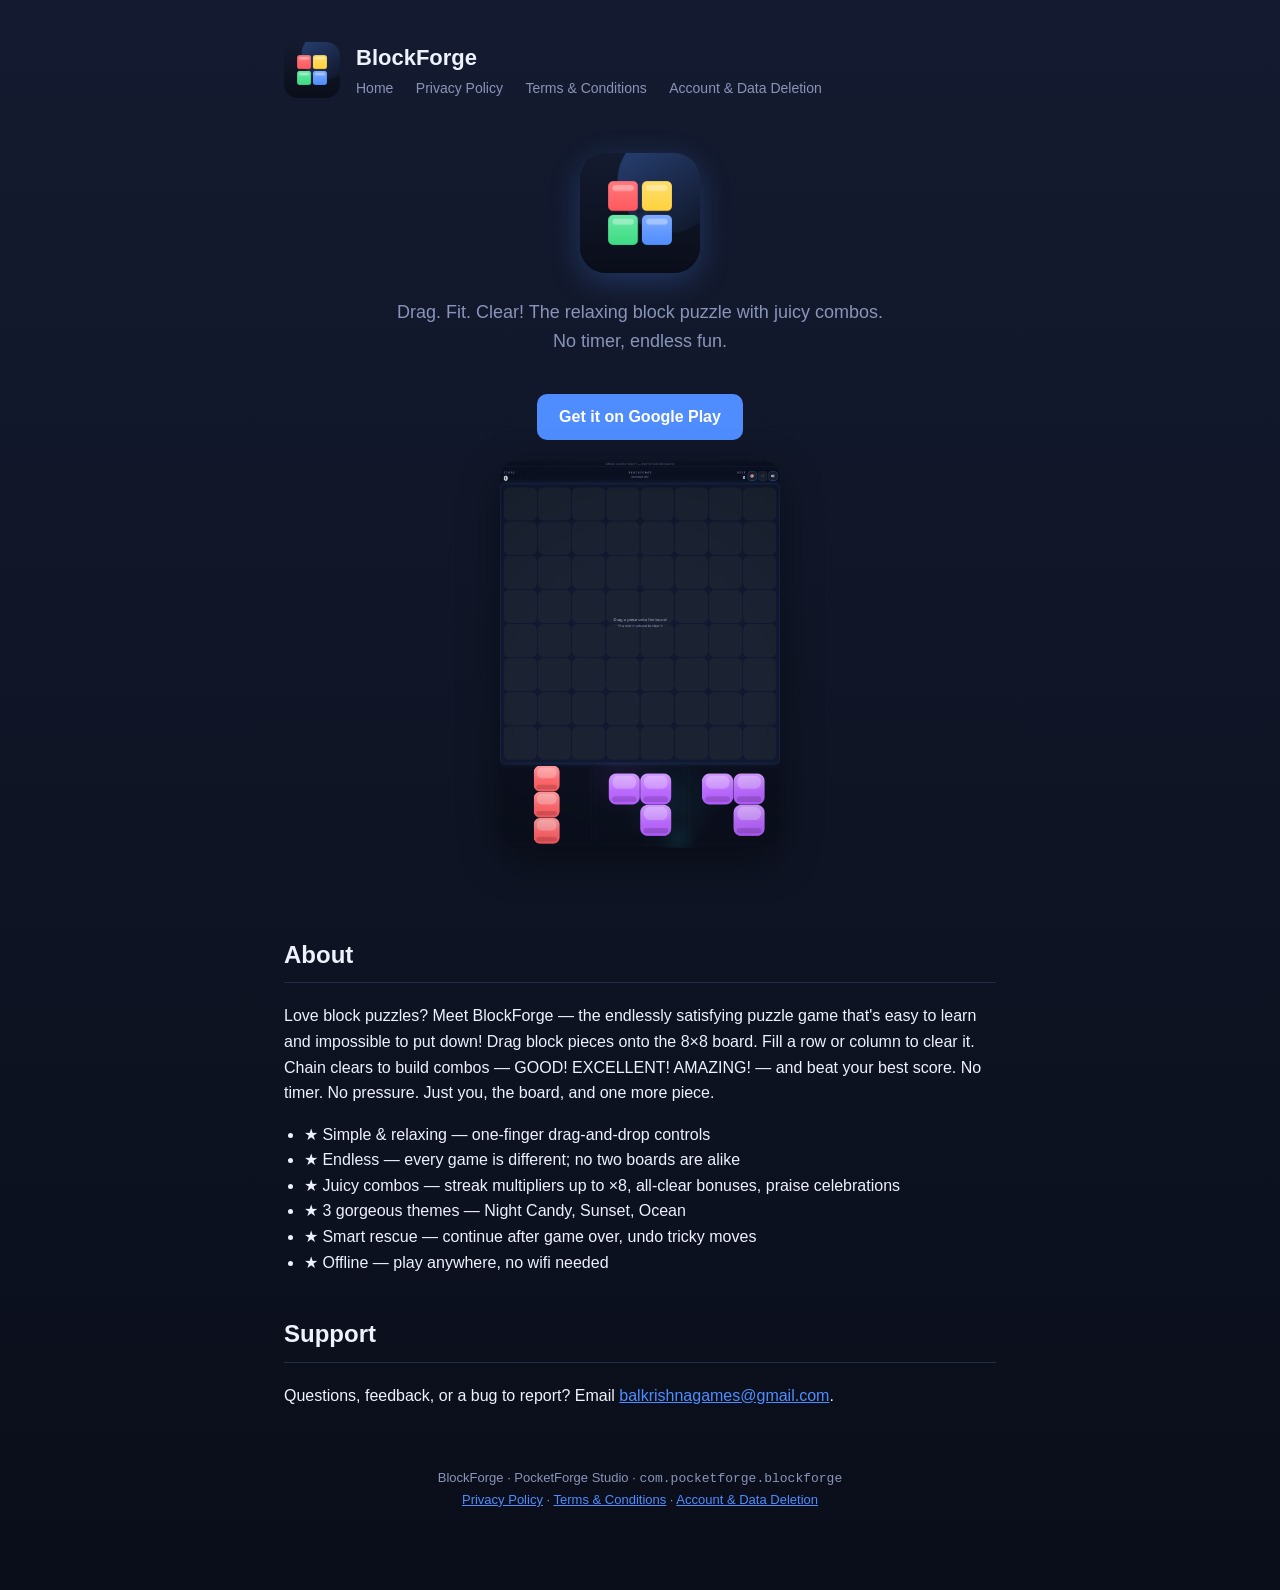
<file: index.html>
<!DOCTYPE html>
<html lang="en">
<head>
<meta charset="UTF-8">
<meta name="viewport" content="width=device-width, initial-scale=1">
<title>BlockForge — Block Puzzle</title>
<meta name="description" content="Drag. Fit. Clear! The relaxing block puzzle with juicy combos. No timer, endless fun.">
<link rel="icon" href="assets/icon.png">
<link rel="stylesheet" href="style.css">
</head>
<body>
<div class="wrap">
  <header class="site">
    <img src="assets/icon.png" alt="BlockForge icon">
    <div>
      <h1>BlockForge</h1>
      <nav class="site">
        <a href="index.html">Home</a>
        <a href="privacy-policy.html">Privacy Policy</a>
        <a href="terms.html">Terms &amp; Conditions</a>
        <a href="account-deletion.html">Account &amp; Data Deletion</a>
      </nav>
    </div>
  </header>

  <section class="hero">
    <img class="icon" src="assets/icon.png" alt="BlockForge app icon">
    <p class="tagline">Drag. Fit. Clear! The relaxing block puzzle with juicy combos.<br>No timer, endless fun.</p>
    <div class="badges">
      <a href="https://play.google.com/store/apps/details?id=com.pocketforge.blockforge">Get it on Google Play</a>
    </div>
    <div><img class="screenshot" src="assets/screenshot-1.png" alt="BlockForge gameplay screenshot"></div>
  </section>

  <h2>About</h2>
  <p>
    Love block puzzles? Meet BlockForge — the endlessly satisfying puzzle game that's easy to learn
    and impossible to put down! Drag block pieces onto the 8×8 board. Fill a row or column to clear it.
    Chain clears to build combos — GOOD! EXCELLENT! AMAZING! — and beat your best score. No timer.
    No pressure. Just you, the board, and one more piece.
  </p>
  <ul>
    <li>★ Simple &amp; relaxing — one-finger drag-and-drop controls</li>
    <li>★ Endless — every game is different; no two boards are alike</li>
    <li>★ Juicy combos — streak multipliers up to ×8, all-clear bonuses, praise celebrations</li>
    <li>★ 3 gorgeous themes — Night Candy, Sunset, Ocean</li>
    <li>★ Smart rescue — continue after game over, undo tricky moves</li>
    <li>★ Offline — play anywhere, no wifi needed</li>
  </ul>

  <h2>Support</h2>
  <p>
    Questions, feedback, or a bug to report? Email
    <a href="mailto:balkrishnagames@gmail.com">balkrishnagames@gmail.com</a>.
  </p>

  <footer>
    BlockForge · PocketForge Studio · <code>com.pocketforge.blockforge</code><br>
    <a href="privacy-policy.html">Privacy Policy</a> · <a href="terms.html">Terms &amp; Conditions</a> · <a href="account-deletion.html">Account &amp; Data Deletion</a>
  </footer>
</div>
</body>
</html>
</file>
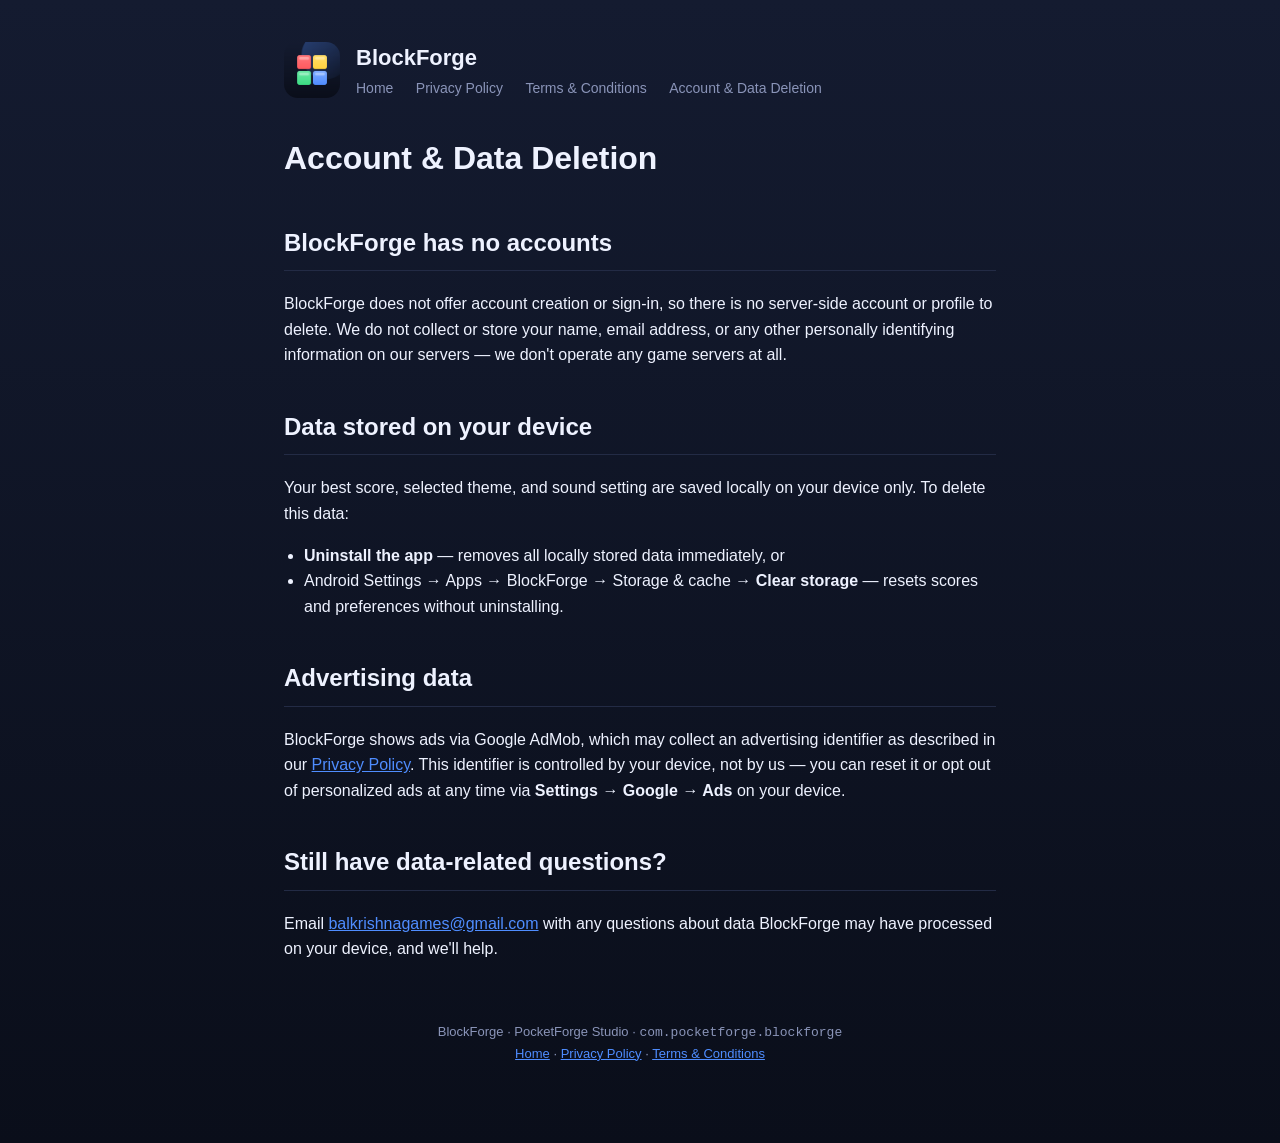
<file: account-deletion.html>
<!DOCTYPE html>
<html lang="en">
<head>
<meta charset="UTF-8">
<meta name="viewport" content="width=device-width, initial-scale=1">
<title>Account &amp; Data Deletion — BlockForge</title>
<link rel="icon" href="assets/icon.png">
<link rel="stylesheet" href="style.css">
</head>
<body>
<div class="wrap">
  <header class="site">
    <img src="assets/icon.png" alt="BlockForge icon">
    <div>
      <h1>BlockForge</h1>
      <nav class="site">
        <a href="index.html">Home</a>
        <a href="privacy-policy.html">Privacy Policy</a>
        <a href="terms.html">Terms &amp; Conditions</a>
        <a href="account-deletion.html">Account &amp; Data Deletion</a>
      </nav>
    </div>
  </header>

  <h1>Account &amp; Data Deletion</h1>

  <h2>BlockForge has no accounts</h2>
  <p>
    BlockForge does not offer account creation or sign-in, so there is no server-side account
    or profile to delete. We do not collect or store your name, email address, or any other
    personally identifying information on our servers — we don't operate any game servers at all.
  </p>

  <h2>Data stored on your device</h2>
  <p>
    Your best score, selected theme, and sound setting are saved locally on your device only.
    To delete this data:
  </p>
  <ul>
    <li><strong>Uninstall the app</strong> — removes all locally stored data immediately, or</li>
    <li>Android Settings → Apps → BlockForge → Storage &amp; cache → <strong>Clear storage</strong> — resets scores and preferences without uninstalling.</li>
  </ul>

  <h2>Advertising data</h2>
  <p>
    BlockForge shows ads via Google AdMob, which may collect an advertising identifier as
    described in our <a href="privacy-policy.html">Privacy Policy</a>. This identifier is
    controlled by your device, not by us — you can reset it or opt out of personalized ads at
    any time via <strong>Settings → Google → Ads</strong> on your device.
  </p>

  <h2>Still have data-related questions?</h2>
  <p>
    Email <a href="mailto:balkrishnagames@gmail.com">balkrishnagames@gmail.com</a> with any
    questions about data BlockForge may have processed on your device, and we'll help.
  </p>

  <footer>
    BlockForge · PocketForge Studio · <code>com.pocketforge.blockforge</code><br>
    <a href="index.html">Home</a> · <a href="privacy-policy.html">Privacy Policy</a> · <a href="terms.html">Terms &amp; Conditions</a>
  </footer>
</div>
</body>
</html>
</file>
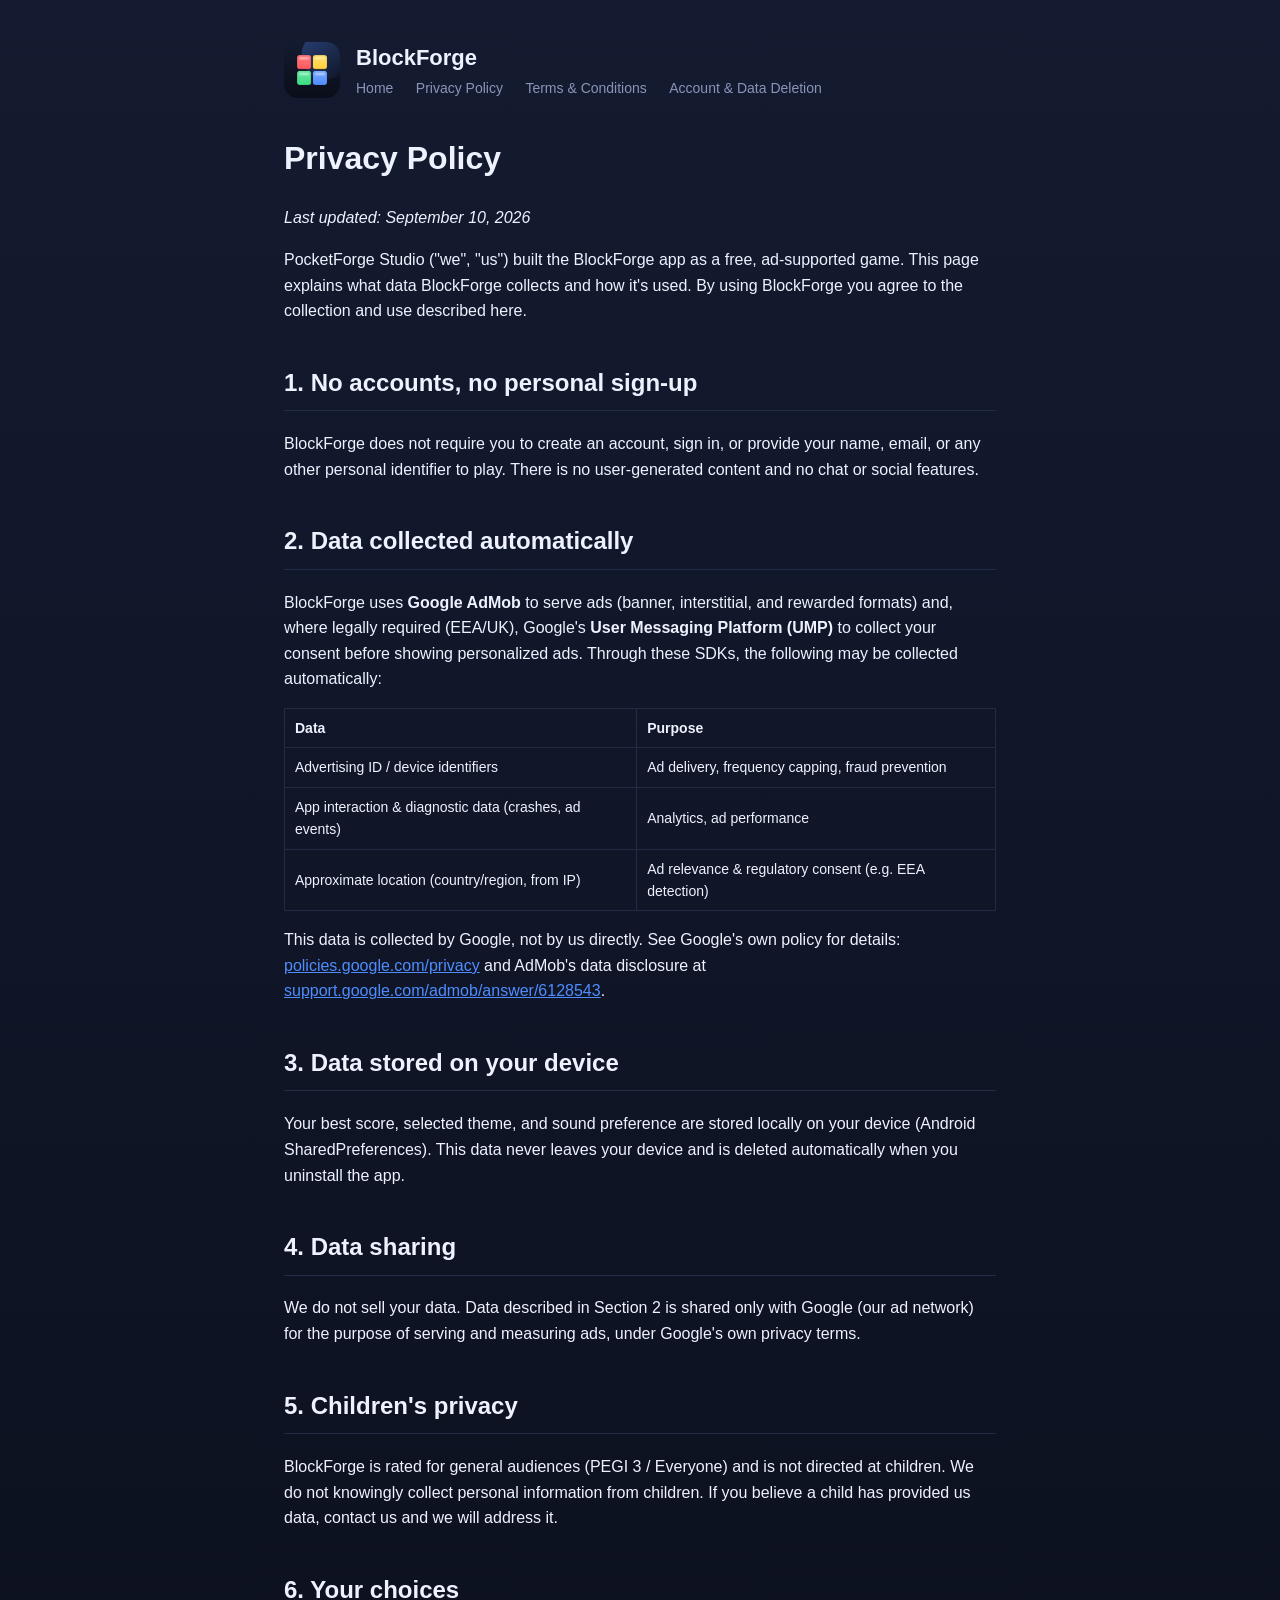
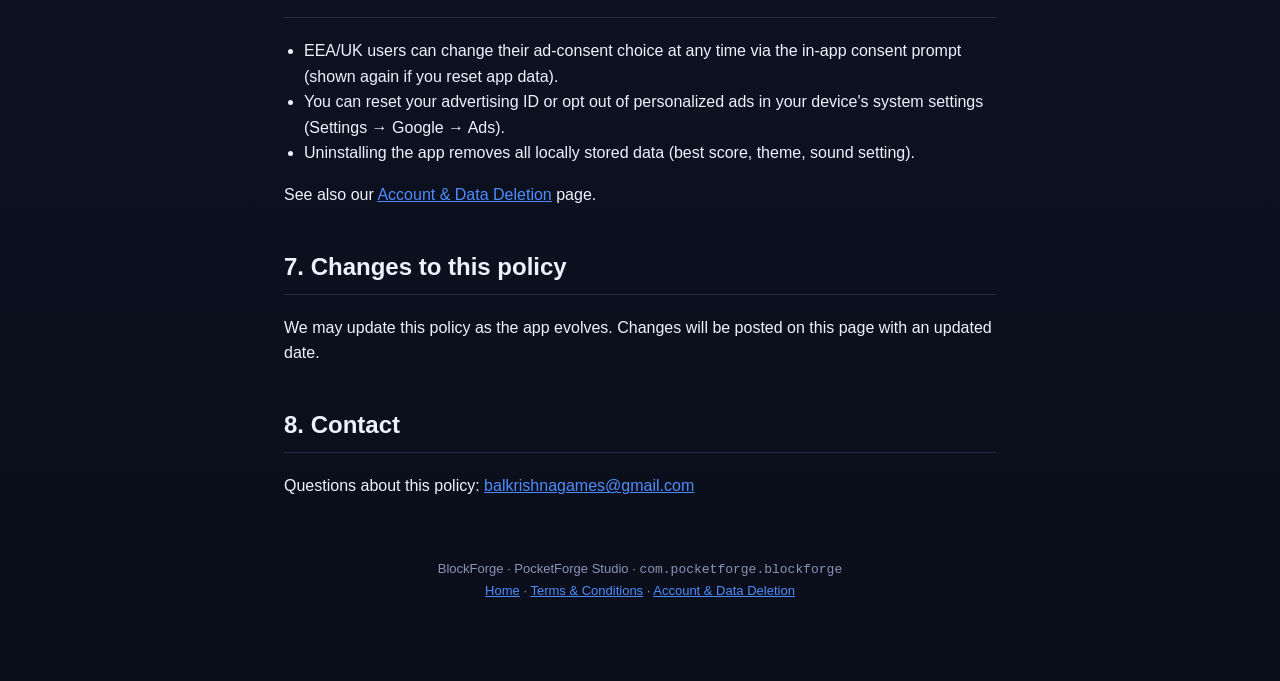
<file: privacy-policy.html>
<!DOCTYPE html>
<html lang="en">
<head>
<meta charset="UTF-8">
<meta name="viewport" content="width=device-width, initial-scale=1">
<title>Privacy Policy — BlockForge</title>
<link rel="icon" href="assets/icon.png">
<link rel="stylesheet" href="style.css">
</head>
<body>
<div class="wrap">
  <header class="site">
    <img src="assets/icon.png" alt="BlockForge icon">
    <div>
      <h1>BlockForge</h1>
      <nav class="site">
        <a href="index.html">Home</a>
        <a href="privacy-policy.html">Privacy Policy</a>
        <a href="terms.html">Terms &amp; Conditions</a>
        <a href="account-deletion.html">Account &amp; Data Deletion</a>
      </nav>
    </div>
  </header>

  <h1>Privacy Policy</h1>
  <p><em>Last updated: September 10, 2026</em></p>

  <p>
    PocketForge Studio ("we", "us") built the BlockForge app as a free, ad-supported game.
    This page explains what data BlockForge collects and how it's used. By using BlockForge
    you agree to the collection and use described here.
  </p>

  <h2>1. No accounts, no personal sign-up</h2>
  <p>
    BlockForge does not require you to create an account, sign in, or provide your name,
    email, or any other personal identifier to play. There is no user-generated content and
    no chat or social features.
  </p>

  <h2>2. Data collected automatically</h2>
  <p>BlockForge uses <strong>Google AdMob</strong> to serve ads (banner, interstitial, and rewarded formats)
  and, where legally required (EEA/UK), Google's <strong>User Messaging Platform (UMP)</strong> to collect your consent
  before showing personalized ads. Through these SDKs, the following may be collected automatically:</p>
  <table>
    <tr><th>Data</th><th>Purpose</th></tr>
    <tr><td>Advertising ID / device identifiers</td><td>Ad delivery, frequency capping, fraud prevention</td></tr>
    <tr><td>App interaction &amp; diagnostic data (crashes, ad events)</td><td>Analytics, ad performance</td></tr>
    <tr><td>Approximate location (country/region, from IP)</td><td>Ad relevance &amp; regulatory consent (e.g. EEA detection)</td></tr>
  </table>
  <p>
    This data is collected by Google, not by us directly. See Google's own policy for details:
    <a href="https://policies.google.com/privacy" target="_blank" rel="noopener">policies.google.com/privacy</a>
    and AdMob's data disclosure at
    <a href="https://support.google.com/admob/answer/6128543" target="_blank" rel="noopener">support.google.com/admob/answer/6128543</a>.
  </p>

  <h2>3. Data stored on your device</h2>
  <p>
    Your best score, selected theme, and sound preference are stored locally on your device
    (Android SharedPreferences). This data never leaves your device and is deleted automatically
    when you uninstall the app.
  </p>

  <h2>4. Data sharing</h2>
  <p>
    We do not sell your data. Data described in Section 2 is shared only with Google (our ad
    network) for the purpose of serving and measuring ads, under Google's own privacy terms.
  </p>

  <h2>5. Children's privacy</h2>
  <p>
    BlockForge is rated for general audiences (PEGI 3 / Everyone) and is not directed at children.
    We do not knowingly collect personal information from children. If you believe a child has
    provided us data, contact us and we will address it.
  </p>

  <h2>6. Your choices</h2>
  <ul>
    <li>EEA/UK users can change their ad-consent choice at any time via the in-app consent prompt (shown again if you reset app data).</li>
    <li>You can reset your advertising ID or opt out of personalized ads in your device's system settings (Settings → Google → Ads).</li>
    <li>Uninstalling the app removes all locally stored data (best score, theme, sound setting).</li>
  </ul>
  <p>See also our <a href="account-deletion.html">Account &amp; Data Deletion</a> page.</p>

  <h2>7. Changes to this policy</h2>
  <p>We may update this policy as the app evolves. Changes will be posted on this page with an updated date.</p>

  <h2>8. Contact</h2>
  <p>Questions about this policy: <a href="mailto:balkrishnagames@gmail.com">balkrishnagames@gmail.com</a></p>

  <footer>
    BlockForge · PocketForge Studio · <code>com.pocketforge.blockforge</code><br>
    <a href="index.html">Home</a> · <a href="terms.html">Terms &amp; Conditions</a> · <a href="account-deletion.html">Account &amp; Data Deletion</a>
  </footer>
</div>
</body>
</html>
</file>
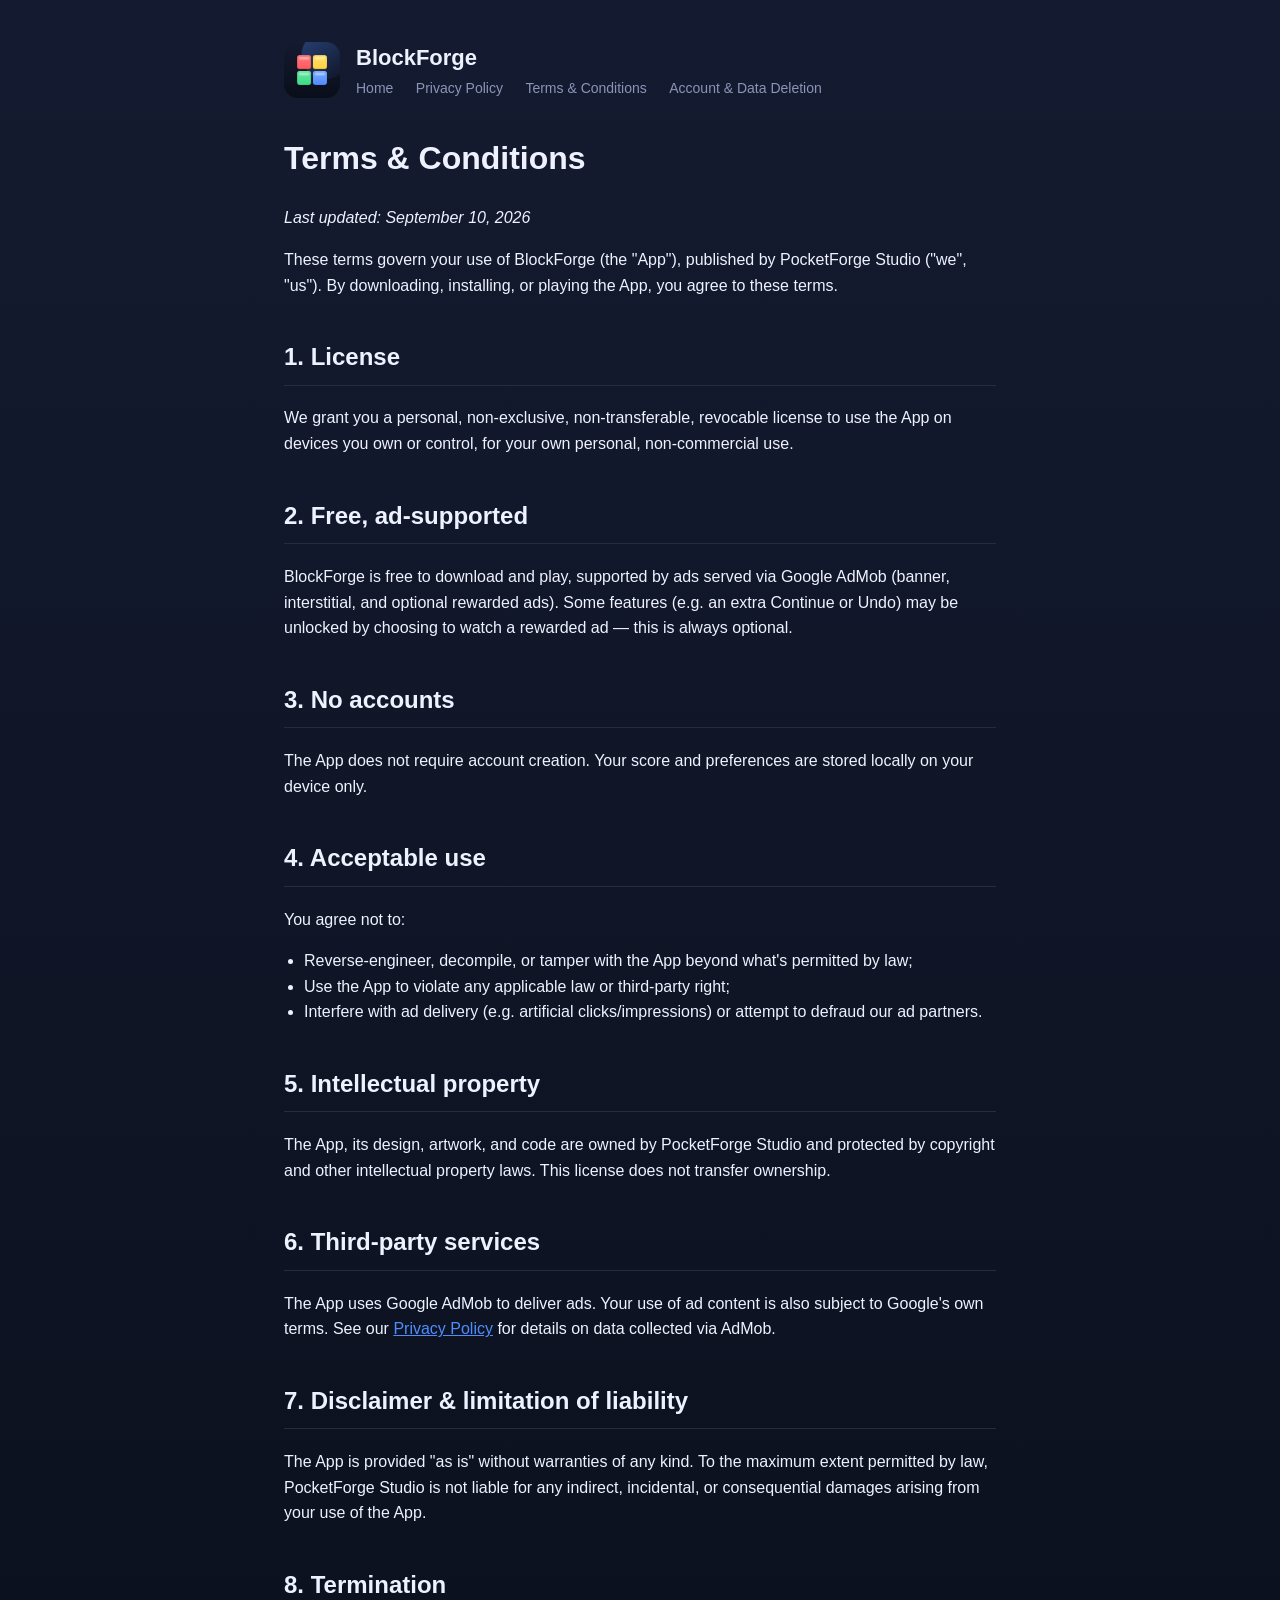
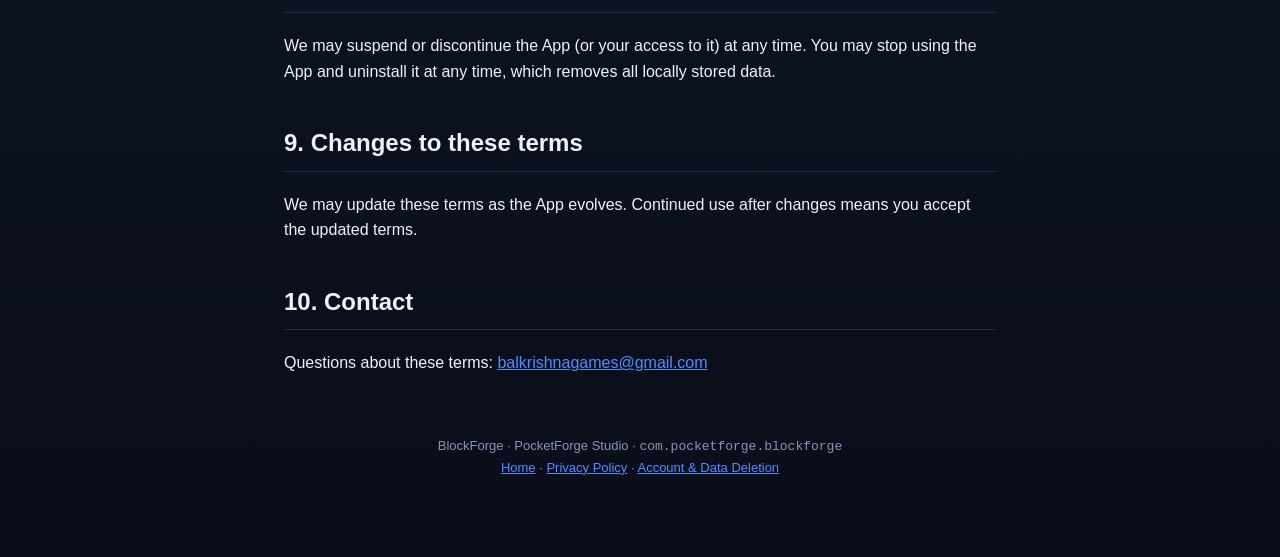
<file: terms.html>
<!DOCTYPE html>
<html lang="en">
<head>
<meta charset="UTF-8">
<meta name="viewport" content="width=device-width, initial-scale=1">
<title>Terms &amp; Conditions — BlockForge</title>
<link rel="icon" href="assets/icon.png">
<link rel="stylesheet" href="style.css">
</head>
<body>
<div class="wrap">
  <header class="site">
    <img src="assets/icon.png" alt="BlockForge icon">
    <div>
      <h1>BlockForge</h1>
      <nav class="site">
        <a href="index.html">Home</a>
        <a href="privacy-policy.html">Privacy Policy</a>
        <a href="terms.html">Terms &amp; Conditions</a>
        <a href="account-deletion.html">Account &amp; Data Deletion</a>
      </nav>
    </div>
  </header>

  <h1>Terms &amp; Conditions</h1>
  <p><em>Last updated: September 10, 2026</em></p>

  <p>
    These terms govern your use of BlockForge (the "App"), published by PocketForge Studio
    ("we", "us"). By downloading, installing, or playing the App, you agree to these terms.
  </p>

  <h2>1. License</h2>
  <p>
    We grant you a personal, non-exclusive, non-transferable, revocable license to use the App
    on devices you own or control, for your own personal, non-commercial use.
  </p>

  <h2>2. Free, ad-supported</h2>
  <p>
    BlockForge is free to download and play, supported by ads served via Google AdMob (banner,
    interstitial, and optional rewarded ads). Some features (e.g. an extra Continue or Undo) may
    be unlocked by choosing to watch a rewarded ad — this is always optional.
  </p>

  <h2>3. No accounts</h2>
  <p>
    The App does not require account creation. Your score and preferences are stored locally on
    your device only.
  </p>

  <h2>4. Acceptable use</h2>
  <p>You agree not to:</p>
  <ul>
    <li>Reverse-engineer, decompile, or tamper with the App beyond what's permitted by law;</li>
    <li>Use the App to violate any applicable law or third-party right;</li>
    <li>Interfere with ad delivery (e.g. artificial clicks/impressions) or attempt to defraud our ad partners.</li>
  </ul>

  <h2>5. Intellectual property</h2>
  <p>
    The App, its design, artwork, and code are owned by PocketForge Studio and protected by
    copyright and other intellectual property laws. This license does not transfer ownership.
  </p>

  <h2>6. Third-party services</h2>
  <p>
    The App uses Google AdMob to deliver ads. Your use of ad content is also subject to
    Google's own terms. See our <a href="privacy-policy.html">Privacy Policy</a> for details on
    data collected via AdMob.
  </p>

  <h2>7. Disclaimer &amp; limitation of liability</h2>
  <p>
    The App is provided "as is" without warranties of any kind. To the maximum extent permitted
    by law, PocketForge Studio is not liable for any indirect, incidental, or consequential
    damages arising from your use of the App.
  </p>

  <h2>8. Termination</h2>
  <p>
    We may suspend or discontinue the App (or your access to it) at any time. You may stop using
    the App and uninstall it at any time, which removes all locally stored data.
  </p>

  <h2>9. Changes to these terms</h2>
  <p>We may update these terms as the App evolves. Continued use after changes means you accept the updated terms.</p>

  <h2>10. Contact</h2>
  <p>Questions about these terms: <a href="mailto:balkrishnagames@gmail.com">balkrishnagames@gmail.com</a></p>

  <footer>
    BlockForge · PocketForge Studio · <code>com.pocketforge.blockforge</code><br>
    <a href="index.html">Home</a> · <a href="privacy-policy.html">Privacy Policy</a> · <a href="account-deletion.html">Account &amp; Data Deletion</a>
  </footer>
</div>
</body>
</html>
</file>
<file: style.css>
:root{
  --bg:#0A0E1A; --bg2:#141b30; --text:#EEF2FF; --sub:#8A94B8;
  --accent:#4F8DFF; --red:#FF5A5F; --yellow:#FFD23F; --green:#3DDC84;
}
*{box-sizing:border-box;}
body{
  margin:0; background:linear-gradient(180deg,var(--bg2),var(--bg));
  color:var(--text); font-family:-apple-system,Segoe UI,Roboto,Arial,sans-serif;
  line-height:1.6;
}
.wrap{max-width:760px; margin:0 auto; padding:40px 24px 80px;}
header.site{display:flex; align-items:center; gap:16px; margin-bottom:32px;}
header.site img{width:56px; height:56px; border-radius:14px;}
header.site h1{font-size:22px; margin:0;}
nav.site a{color:var(--sub); text-decoration:none; margin-right:18px; font-size:14px;}
nav.site a:hover{color:var(--text);}
h1,h2,h3{color:var(--text);}
h2{border-bottom:1px solid #232b45; padding-bottom:8px; margin-top:40px;}
a{color:var(--accent);}
.hero{text-align:center; padding:20px 0 40px;}
.hero img.icon{width:120px; border-radius:26px; box-shadow:0 8px 30px rgba(79,141,255,.25);}
.hero p.tagline{color:var(--sub); font-size:18px;}
.hero img.screenshot{max-width:280px; width:100%; border-radius:18px; margin-top:20px; box-shadow:0 12px 40px rgba(0,0,0,.4);}
.badges a{display:inline-block; background:var(--accent); color:#fff; padding:10px 22px; border-radius:10px; text-decoration:none; font-weight:600; margin-top:20px;}
ul{padding-left:20px;}
footer{margin-top:60px; color:var(--sub); font-size:13px; text-align:center;}
table{width:100%; border-collapse:collapse; margin:16px 0;}
td,th{border:1px solid #232b45; padding:8px 10px; text-align:left; font-size:14px;}
</file>
